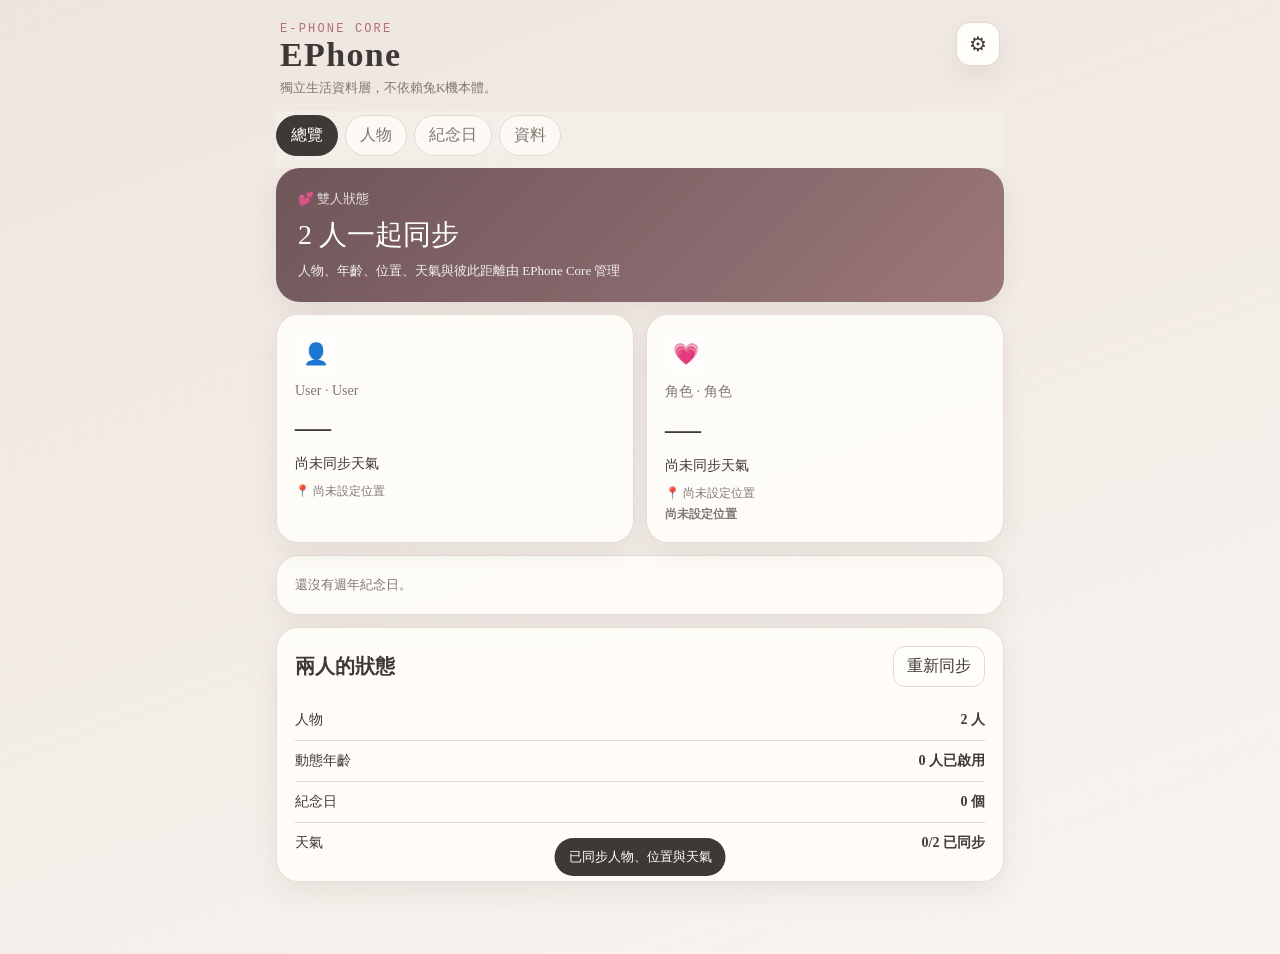
<file: ephone/index.html>
<!doctype html>
<html lang="zh-Hant">
<head>
<meta charset="utf-8">
<meta name="viewport" content="width=device-width,initial-scale=1,viewport-fit=cover">
<meta name="theme-color" content="#f2e8df">
<title>EPhone Core</title>
<link rel="stylesheet" href="./ephone-core.css">
</head>
<body>
<div class="app-shell">
<header class="topbar">
  <div><div class="eyebrow">E-PHONE CORE</div><h1>EPhone</h1><p>獨立生活資料層，不依賴兔K機本體。</p></div>
  <button class="icon-btn" id="settingsBtn" aria-label="設定">⚙</button>
</header>

<nav class="tabs" aria-label="EPhone Core">
  <button class="tab active" data-tab="home">總覽</button>
  <button class="tab" data-tab="people">人物</button>
  <button class="tab" data-tab="memory">紀念日</button>
  <button class="tab" data-tab="data">資料</button>
</nav>

<main>
<section id="tab-home" class="tab-panel active">
  <div class="hero" id="relationshipHero"></div>
  <div class="grid two" id="weatherGrid"></div>
  <div class="card" id="countdownCard"></div>
  <div class="card"><div class="section-head"><h2>兩人的狀態</h2><button class="small-btn" id="refreshAll">重新同步</button></div><div id="statusList"></div></div>
</section>

<section id="tab-people" class="tab-panel">
  <div class="section-head"><div><h2>人物</h2><p class="muted">可加入多個角色。生日會自動計算年齡，位置會用來計算距離、時差、異地／異國與天氣。</p></div><button class="primary" id="addPerson">＋ 新增人物</button></div>
  <div id="peopleList" class="stack"></div>
</section>

<section id="tab-memory" class="tab-panel">
  <div class="section-head"><div><h2>紀念日</h2><p class="muted">支援週年重複，會自動計算已經過了多久與下次倒數。</p></div><button class="primary" id="addMemorial">＋ 新增</button></div>
  <div id="memorialList" class="stack"></div>
</section>

<section id="tab-data" class="tab-panel">
  <div class="card"><h2>獨立資料</h2><p class="muted">所有資料只存在本機瀏覽器。匯出後可以備份或搬到另一台裝置。</p><div class="button-row"><button class="primary" id="exportData">匯出 JSON</button><label class="secondary file-btn">匯入 JSON<input id="importData" type="file" accept="application/json"></label></div></div>
  <div class="card"><h2>與兔K機的關係</h2><p>這一層不依賴兔K機的聊天詳情頁、CSS 或角色設定頁。兔K機更新時，EPhone Core 的資料仍然留在自己的 localStorage。</p><div class="code-pill">EPhone Core → localStorage / EPhoneCore.v2</div><p class="muted">AI 聊天會讀取這裡的年齡、位置、天氣與多人關係摘要，但只使用已設定／已同步的資料。</p></div>
  <div class="card"><h2>雙人／多人狀態 App</h2><label>App 名稱<input id="appName" value="雙人狀態" maxlength="24"></label><div class="button-row"><button type="button" class="secondary" id="appIconBtn">🖼️ 更換 App Icon</button><button type="button" class="secondary" id="appIconClear">恢復預設</button><input type="file" id="appIconInput" accept="image/*" hidden></div><p class="muted">這個 Icon 是 EPhone 第三頁入口的自訂圖示。</p></div><div class="card"><h2>目前資料</h2><pre id="dataPreview"></pre></div>
</section>
</main>

<div class="modal" id="personModal" hidden><div class="modal-box"><div class="modal-head"><h2 id="personModalTitle">新增角色</h2><button class="icon-btn close" data-close="personModal">×</button></div><form id="personForm"><input type="hidden" id="personId"><label>名稱<input id="personName" required placeholder="例如：程放"></label><label>生日<input id="personBirthday" type="date"></label><label>位置／城市<input id="personLocation" placeholder="例如：東京、日本"></label><label>人物 Icon <div class="icon-upload-row"><button type="button" class="secondary" id="personIconBtn">🖼️ 上傳 Icon</button><button type="button" class="secondary" id="personIconClear">清除</button><input type="file" id="personIconInput" accept="image/*" hidden><input type="hidden" id="personIcon"><span id="personIconPreview" class="icon-preview"></span></div></label><label>角色類型<select id="personType"><option value="character">角色</option><option value="user">User</option></select></label><div class="button-row"><button type="button" class="secondary" data-close="personModal">取消</button><button class="primary">儲存</button></div></form></div></div>

<div class="modal" id="memorialModal" hidden><div class="modal-box"><div class="modal-head"><h2>新增紀念日</h2><button class="icon-btn close" data-close="memorialModal">×</button></div><form id="memorialForm"><label>名稱<input id="memorialTitle" required placeholder="例如：在一起紀念日"></label><label>日期<input id="memorialDate" type="date" required></label><label>類型<select id="memorialKind"><option>在一起</option><option>生日</option><option>初遇</option><option>結婚／領證</option><option>其他</option></select></label><label class="check"><input id="memorialAnnual" type="checkbox" checked> 每年重複</label><label>備註<textarea id="memorialNote" rows="3" placeholder="可留空"></textarea></label><div class="button-row"><button type="button" class="secondary" data-close="memorialModal">取消</button><button class="primary">儲存</button></div></form></div></div>

<div class="toast" id="toast"></div>
<script src="./ephone-core.js"></script>
</div>
</body>
</html>
</file>
<file: ephone/ephone-core.css>
:root{--bg:#f4eee8;--paper:#fffdf9;--paper2:#f7f1eb;--ink:#3f3936;--muted:#817771;--line:#e4d9d0;--accent:#b66f76;--accent2:#d89aa0;--ok:#5f8a68;--shadow:0 10px 28px rgba(67,48,43,.08)}
*{box-sizing:border-box}html,body{margin:0;min-height:100%;font-family:"Noto Serif TC","Noto Serif SC",serif;background:linear-gradient(160deg,#eee5df,#f8f4f0);color:var(--ink)}button,input,select,textarea{font:inherit}button{cursor:pointer}body{padding-bottom:30px}.app-shell{width:min(100%,760px);margin:auto;padding:env(safe-area-inset-top) 16px 30px}.topbar{display:flex;justify-content:space-between;align-items:flex-start;padding:22px 4px 14px}.eyebrow{font:12px/1.2 ui-monospace,monospace;letter-spacing:.18em;color:var(--accent)}h1,h2,p{margin:0}h1{font-size:34px;letter-spacing:.04em}.topbar p{margin-top:5px;color:var(--muted);font-size:13px}.icon-btn{border:1px solid var(--line);background:var(--paper);border-radius:14px;width:44px;height:44px;color:var(--ink);font-size:20px;box-shadow:var(--shadow)}.tabs{display:flex;gap:7px;overflow:auto;padding:4px 0 12px;position:sticky;top:0;background:rgba(244,238,232,.92);backdrop-filter:blur(12px);z-index:5}.tab{flex:0 0 auto;border:1px solid var(--line);background:rgba(255,253,249,.75);padding:9px 14px;border-radius:999px;color:var(--muted)}.tab.active{background:var(--ink);color:white;border-color:var(--ink)}.tab-panel{display:none}.tab-panel.active{display:block}.hero{background:linear-gradient(135deg,#6f5659,#9b777b);color:#fff;padding:22px;border-radius:24px;box-shadow:var(--shadow);margin-bottom:12px}.hero .relation{font-size:13px;opacity:.82}.hero .distance{font-size:28px;margin:8px 0}.hero .meta{font-size:13px;opacity:.9}.grid.two{display:grid;grid-template-columns:1fr 1fr;gap:12px}.card,.weather-card,.person-card{background:rgba(255,253,249,.92);border:1px solid rgba(228,217,208,.9);border-radius:22px;padding:18px;box-shadow:var(--shadow);margin-bottom:12px}.weather-card .city{font-size:14px;color:var(--muted)}.weather-card .temp{font-size:36px;margin:7px 0}.weather-card .desc{font-size:14px}.weather-card .weather-meta{font-size:12px;color:var(--muted);margin-top:8px;line-height:1.7}.section-head{display:flex;justify-content:space-between;align-items:center;gap:10px;margin-bottom:13px}.section-head h2,.card h2{font-size:20px}.muted{color:var(--muted);font-size:13px;line-height:1.7}.primary,.secondary,.small-btn{border:1px solid var(--line);border-radius:12px;padding:9px 13px}.primary{background:var(--accent);color:#fff;border-color:var(--accent)}.secondary,.small-btn{background:var(--paper);color:var(--ink)}.button-row{display:flex;gap:9px;flex-wrap:wrap;margin-top:15px}.file-btn{display:inline-flex;align-items:center}.file-btn input{display:none}.stack{display:grid;gap:12px}.person-card{display:grid;grid-template-columns:1fr auto;gap:10px}.person-name{font-size:20px}.person-sub{color:var(--muted);font-size:13px;margin-top:5px;line-height:1.6}.person-age{font-size:28px;text-align:right}.person-age small{display:block;font-size:11px;color:var(--muted)}.memory-item{display:flex;justify-content:space-between;gap:12px;align-items:center}.memory-item .days{font-size:23px;white-space:nowrap;color:var(--accent)}.memory-item.today{border-color:var(--accent2);background:#fff7f7}.status-row{display:flex;justify-content:space-between;gap:12px;padding:11px 0;border-bottom:1px solid var(--line);font-size:14px}.status-row:last-child{border-bottom:0}.code-pill{margin-top:14px;padding:9px 11px;background:#f1ebe5;border-radius:10px;font:12px ui-monospace,monospace;overflow:auto}pre{white-space:pre-wrap;word-break:break-word;background:#f2ece7;border-radius:12px;padding:12px;font-size:11px;max-height:300px;overflow:auto}.modal{position:fixed;inset:0;background:rgba(37,30,28,.38);display:grid;place-items:end center;padding:14px;z-index:20}.modal-box{width:min(100%,620px);max-height:90vh;overflow:auto;background:var(--paper);border-radius:24px;padding:18px;box-shadow:0 20px 60px rgba(0,0,0,.2)}.modal-head{display:flex;justify-content:space-between;align-items:center;margin-bottom:10px}.modal form{display:grid;gap:13px}.modal label{font-size:14px}.modal input,.modal select,.modal textarea{width:100%;margin-top:6px;border:1px solid var(--line);background:#faf6f1;border-radius:12px;padding:11px;color:var(--ink)}.check{display:flex;align-items:center;gap:8px}.check input{width:auto!important;margin:0!important}.toast{position:fixed;left:50%;bottom:24px;transform:translate(-50%,20px);opacity:0;background:#3f3936;color:#fff;padding:10px 14px;border-radius:999px;font-size:13px;transition:.2s;z-index:30}.toast.show{opacity:1;transform:translate(-50%,0)}[hidden]{display:none!important}@media(max-width:560px){.grid.two{grid-template-columns:1fr}.person-card{grid-template-columns:1fr}.person-age{text-align:left}.topbar{padding-top:16px}}

.person-main{display:flex;align-items:center;gap:12px}.person-icon{display:inline-flex;align-items:center;justify-content:center;object-fit:cover;flex:0 0 auto;border-radius:14px;background:rgba(255,255,255,.5)}.person-icon.large{width:52px;height:52px;font-size:25px}.person-icon.medium{width:42px;height:42px;font-size:21px}.person-icon img,.icon-preview img{width:100%;height:100%;object-fit:cover;border-radius:inherit}.person-home-card{position:relative}.person-home-card>.person-icon{margin-bottom:8px}.button-row .danger{color:#a44}.icon-upload-row{display:flex;align-items:center;gap:8px;flex-wrap:wrap}.icon-preview{display:inline-flex;width:42px;height:42px;border-radius:12px;overflow:hidden;background:rgba(255,255,255,.55);align-items:center;justify-content:center}.person-card{display:flex;justify-content:space-between;align-items:center;gap:12px}.person-card .button-row{justify-content:flex-end}.person-card .person-age{font-size:1.5rem;font-weight:600;text-align:right}.person-card .person-age small{font-size:.85rem;font-weight:400;margin-left:3px}
</file>
